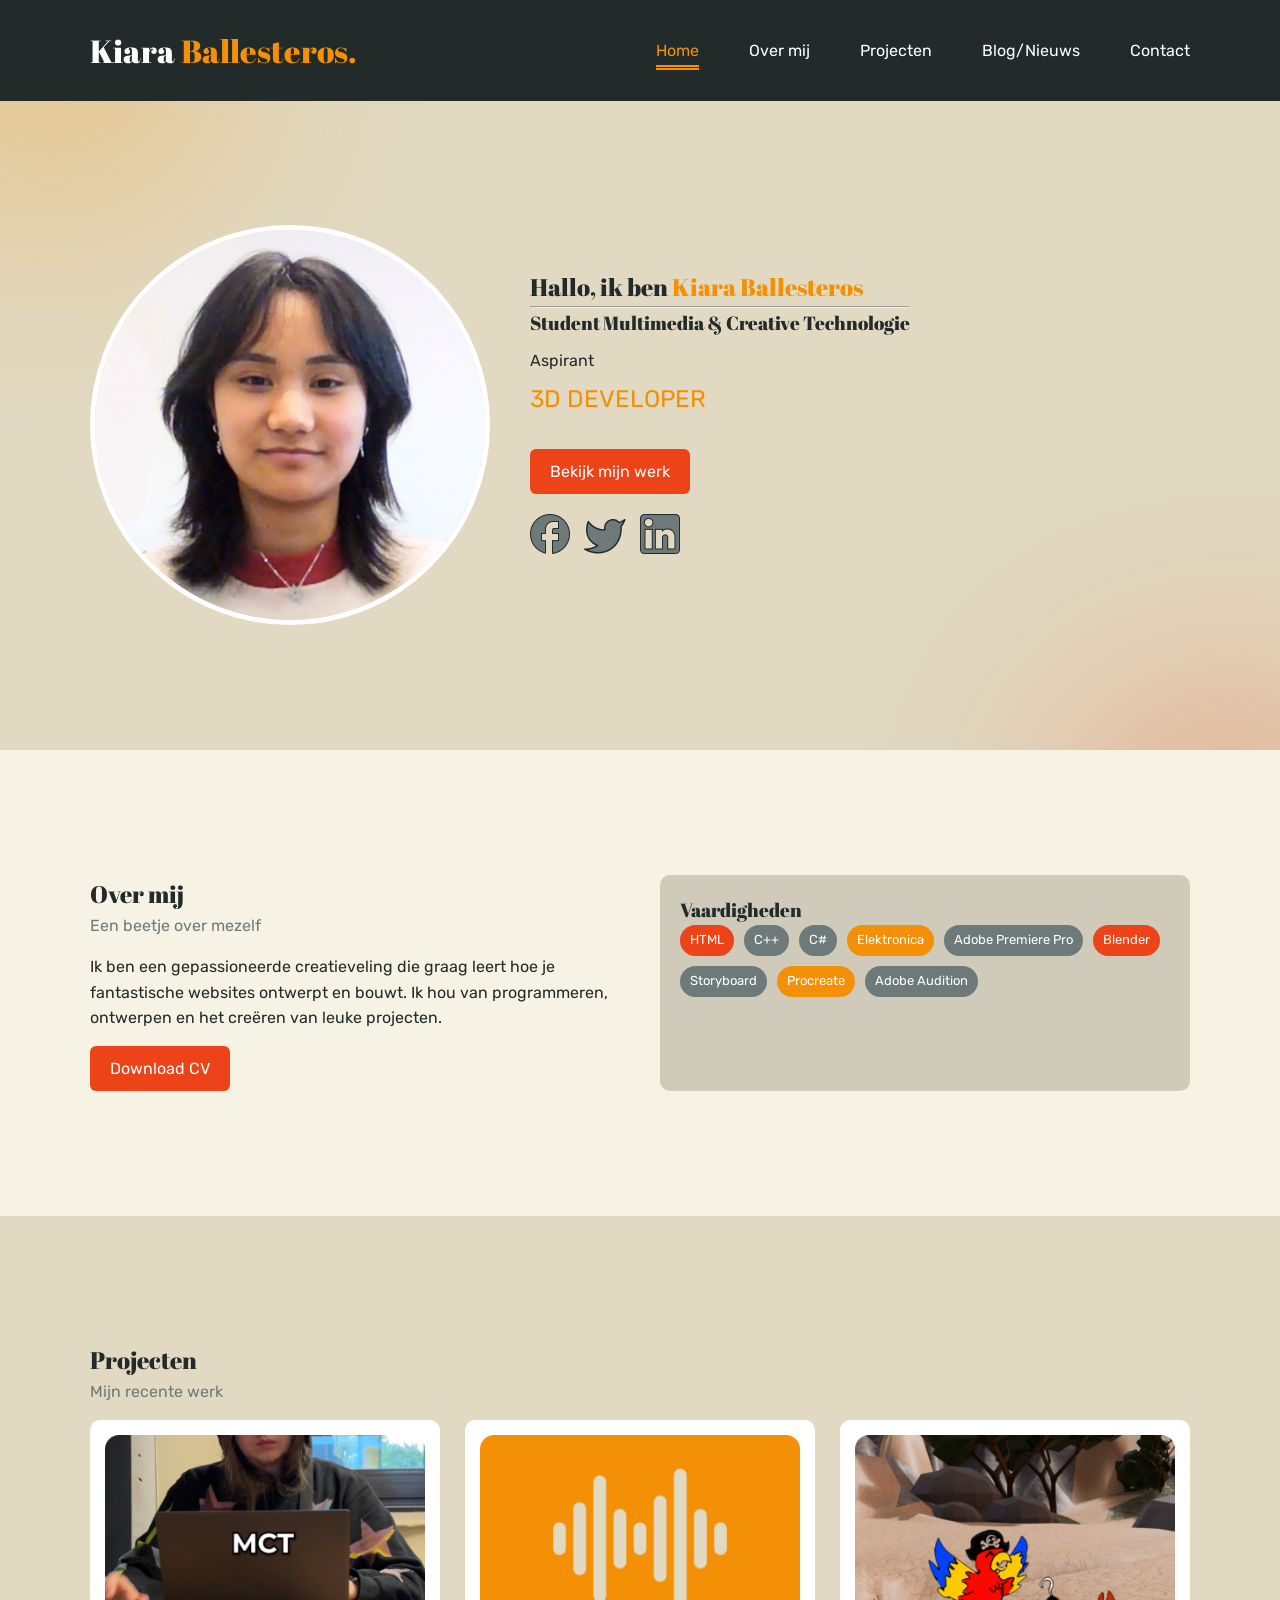
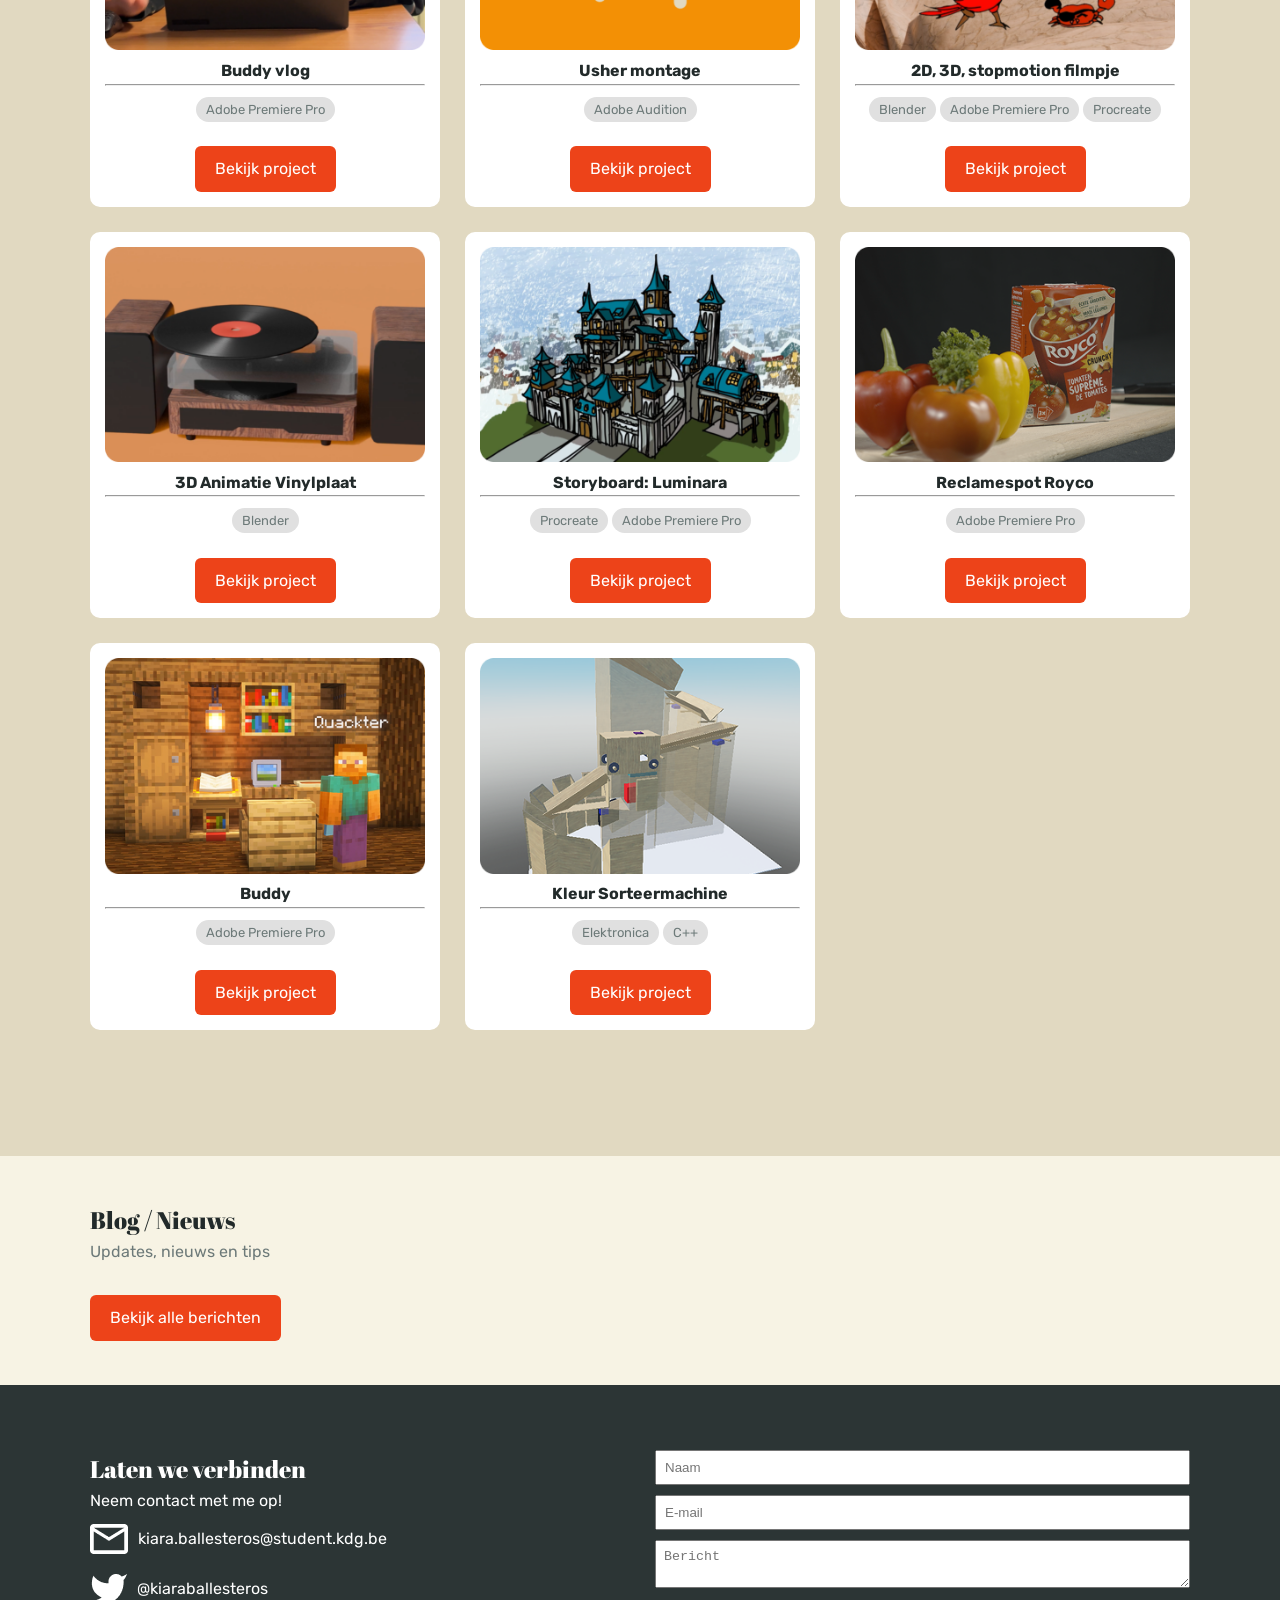
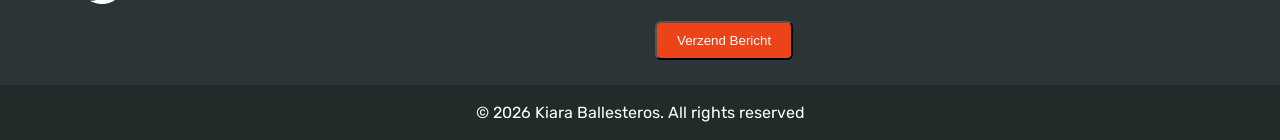
<file: index.html>
<!DOCTYPE html>
<html lang="en">
<head>
    <meta charset="UTF-8">
    <meta name="viewport" content="width=device-width, initial-scale=1.0">
    <title>Kiara Ballesteros | Portfolio</title>
    <link rel="stylesheet" href="stylesheet.css">
    <link href="https://fonts.googleapis.com/css2?family=Abril+Fatface&family=Rubik:wght@300;400;500;600&display=swap" rel="stylesheet">
</head>
<body>
    <!-- NAV -->
    <header class="nav" id="navbar">
        <div class="container nav-content">
            <h1 class="logo">Kiara <span>Ballesteros.</span></h1>
            <nav>
                <ul id="navLinks">
                    <li><a href="#home" class="active">Home</a></li>
                    <li><a href="#about">Over mij</a></li>
                    <li><a href="#projects">Projecten</a></li>
                    <li><a href="blog.html">Blog/Nieuws</a></li>
                    <li><a href="#contact">Contact</a></li>
                </ul>
                <div class="nav-indicator"></div>
            </nav>
        </div>
    </header>

    <main>
        <section class="hero fade-in" id="home">
            <div class="container hero-content">
                <img src="img/foto.png" alt="Profielfoto van Kiara Ballesteros" class="profile">
                <div class="hero-text">
                    <h2>Hallo, ik ben <span>Kiara Ballesteros</span></h2>
                    <hr>
                    <h3>Student Multimedia & Creative Technologie</h3>
                    <div class="hero-subtext">
                        <p>
                            Aspirant
                            <div class="rotating-text">
                                <span>
                                    3D Developer <br />
                                    Programmeur <br />
                                    Web Developer <br />
                                    Storyboard Artist <br />
                                    3D Developer <br />
                                </span>
                            </div>
                        </p>
                    </div>
                    <a href="#projects" class="btn">Bekijk mijn werk</a>
                    <div class="social-icons">
                        <a href="#"><img src="img/facebook.png" alt="Facebook"></a>
                        <a href="#"><img src="img/twitter1.png" alt="Twitter"></a>
                        <a href="#"><img src="img/linkedin.png" alt="LinkedIn"></a>
                    </div>
                </div>
            </div>
        </section>

        <section class="about fade-in" id="about">
            <div class="container about-content">
                <div>
                    <h2>Over mij</h2>
                    <p class="subtitle">Een beetje over mezelf</p>
                    <p>
                        Ik ben een gepassioneerde creatieveling die graag leert hoe je
                        fantastische websites ontwerpt en bouwt. Ik hou van programmeren,
                        ontwerpen en het creëren van leuke projecten.
                    </p>
                    <a href="cv.pdf" target="_blank" class="btn">Download CV</a>
                </div>

                <div class="skills">
                    <h3>Vaardigheden</h3>
                    <div class="skill-tags">
                        <span class="tag orange">HTML</span>
                        <span class="tag grey">C++</span>
                        <span class="tag grey">C#</span>
                        <span class="tag yellow">Elektronica</span>
                        <span class="tag grey">Adobe Premiere Pro</span>
                        <span class="tag orange">Blender</span>
                        <span class="tag grey">Storyboard</span>
                        <span class="tag yellow">Procreate</span>
                        <span class="tag grey">Adobe Audition</span>
                    </div>
                </div>
            </div>
        </section>

        <section class="projects fade-in" id="projects">
            <div class="container">
                <h2>Projecten</h2>
                <p class="subtitle">Mijn recente werk</p>
                <div class="project-grid">
                    <article class="project-card">
                        <img src="img/buddyvlog.png" alt="Buddy vlog">
                        <h4>Buddy vlog</h4>
                        <hr>
                        <div class="tags padded">
                            <span class="tag lightgrey">Adobe Premiere Pro</span>
                        </div>
                        <a href="buddyvlog.html" class="btn small">Bekijk project</a>
                    </article>

                    <article class="project-card">
                        <img src="img/audio.png" alt="Usher montage">
                        <h4>Usher montage</h4>
                        <hr>
                        <div class="tags padded">
                            <span class="tag lightgrey">Adobe Audition</span>
                        </div>
                        <a href="usher.html" class="btn small">Bekijk project</a>
                    </article>

                    <article class="project-card">
                        <img src="img/2d3dStopmotion.png" alt="2D 3D Stopmotion">
                        <h4>2D, 3D, stopmotion filmpje</h4>
                        <hr>
                        <div class="tags padded">
                            <span class="tag lightgrey">Blender</span>
                            <span class="tag lightgrey">Adobe Premiere Pro</span>
                            <span class="tag lightgrey">Procreate</span>
                        </div>
                        <a href="2d3dstopmotion.html" class="btn small">Bekijk project</a>
                    </article>

                    <article class="project-card">
                        <img src="img/3Dvinylplayer.png" alt="3D Animatie Vinylplaat">
                        <h4>3D Animatie Vinylplaat</h4>
                        <hr>
                        <div class="tags padded">
                            <span class="tag lightgrey">Blender</span>
                        </div>
                        <a href="vinyl.html" class="btn small">Bekijk project</a>
                    </article>

                    <article class="project-card">
                        <img src="img/luminara.png" alt="Storyboard Luminara">
                        <h4>Storyboard: Luminara</h4>
                        <hr>
                        <div class="tags padded">
                            <span class="tag lightgrey">Procreate</span>
                            <span class="tag lightgrey">Adobe Premiere Pro</span>
                        </div>
                        <a href="luminara.html" class="btn small">Bekijk project</a>
                    </article>

                    <article class="project-card">
                        <img src="img/royco.png" alt="Royco reclame project">
                        <h4>Reclamespot Royco</h4>
                        <hr>
                        <div class="tags padded">
                            <span class="tag lightgrey">Adobe Premiere Pro</span>
                        </div>
                        <a href="royco.html" class="btn small">Bekijk project</a>
                    </article>

                    <article class="project-card">
                        <img src="img/buddy.png" alt="Buddy video project">
                        <h4>Buddy</h4>
                        <hr>
                        <div class="tags padded">
                            <span class="tag lightgrey">Adobe Premiere Pro</span>
                        </div>
                        <a href="buddy.html" class="btn small">Bekijk project</a>
                    </article>

                    <article class="project-card">
                        <img src="img/kleursorteermachine.png" alt="Kleur sorteermachine project">
                        <h4>Kleur Sorteermachine</h4>
                        <hr>
                        <div class="tags padded">
                            <span class="tag lightgrey">Elektronica</span>
                            <span class="tag lightgrey">C++</span>
                        </div>
                        <a href="kleur-sorteermachine.html" class="btn small">Bekijk project</a>
                    </article>
                </div>
            </div>
        </section>

        <section class="blog fade-in">
            <div class="container blog-header">
                <div>
                    <h2>Blog / Nieuws</h2>
                    <p class="subtitle">Updates, nieuws en tips</p>
                </div>
                <a href="blog.html" class="btn small">Bekijk alle berichten</a>
            </div>
        </section>

        <section class="contact fade-in" id="contact">
            <div class="container contact-content">
                <div class="contact-info">
                    <h2>Laten we verbinden</h2>
                    <p>Neem contact met me op!</p>
                    <p class="contact-item">
                        <img src="img/mail.png" alt="">
                        kiara.ballesteros@student.kdg.be
                    </p>
                    <p class="contact-item">
                        <img src="img/twitter.png" alt="">
                        @kiaraballesteros
                    </p>
                </div>

                <form class="contact-form">
                    <input type="text" placeholder="Naam" required>
                    <input type="email" placeholder="E-mail" required>
                    <textarea placeholder="Bericht" required></textarea>
                    <button type="submit" class="btn">Verzend Bericht</button>
                </form>
            </div>
        </section>
    </main>

    <footer>
        <p class="footer-text">© 2026 Kiara Ballesteros. All rights reserved</p>
    </footer>
    <script src="script.js" defer></script>
</body>
</html>
</file>
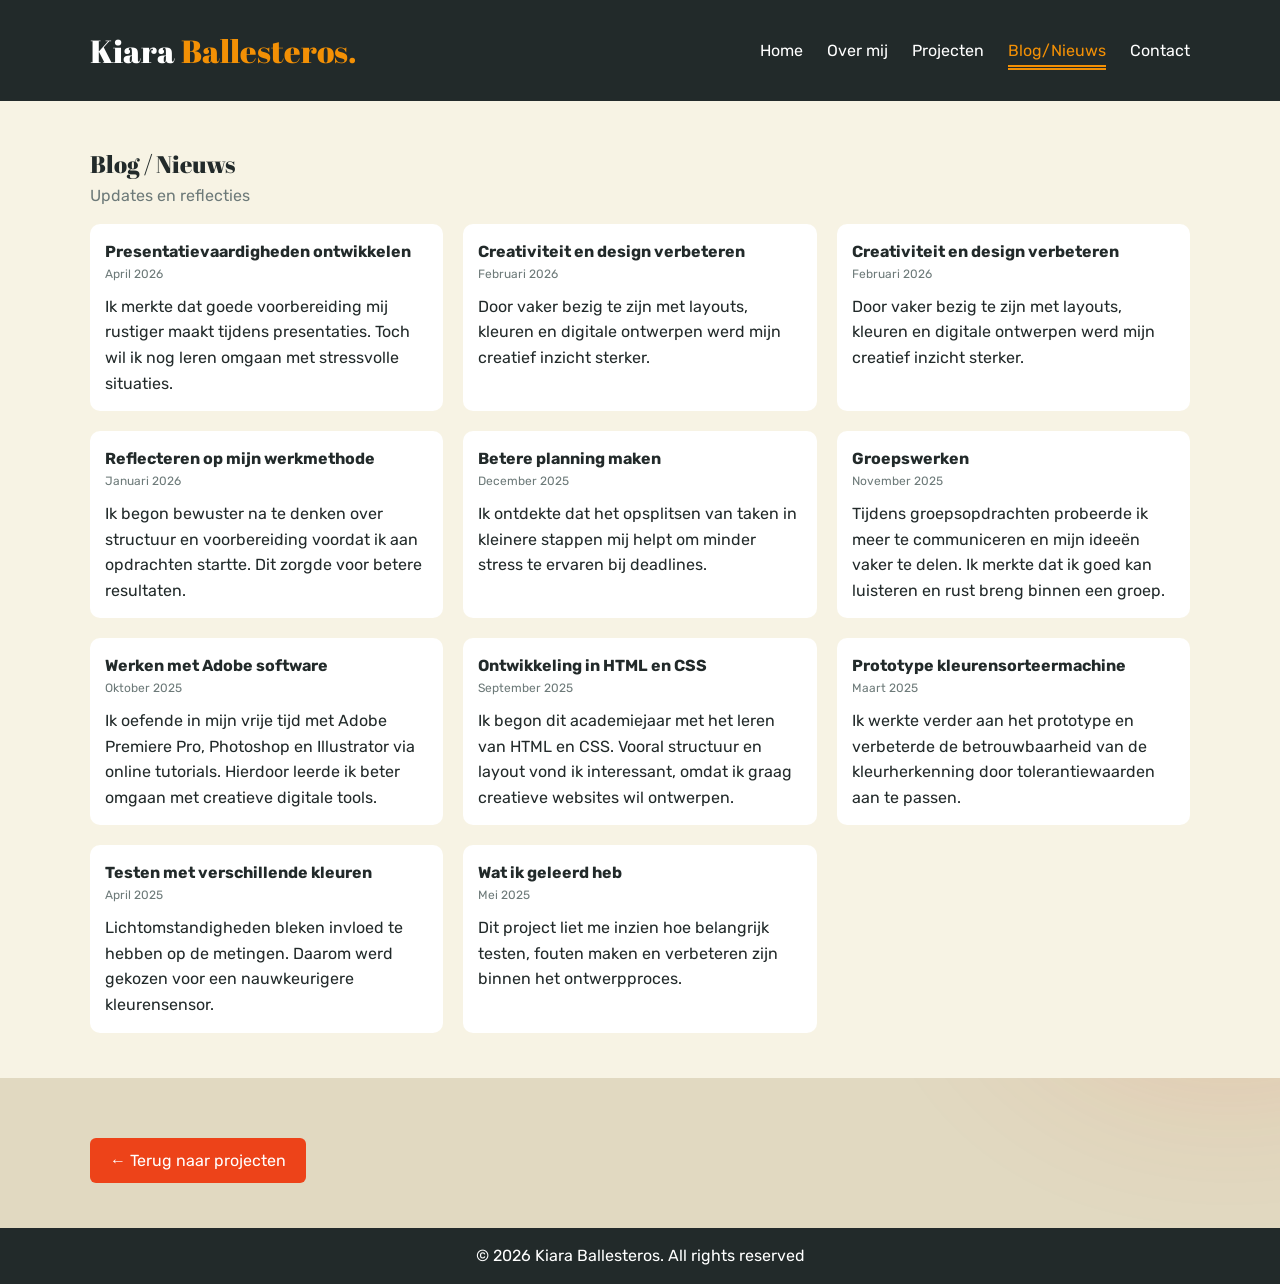
<file: blog.html>
<!DOCTYPE html>
<html lang="en">
<head>
    <meta charset="UTF-8">
    <meta name="viewport" content="width=device-width, initial-scale=1.0">
    <title>Blog | Kiara Ballesteros</title>
    <link rel="stylesheet" href="stylesheet.css">
    <link href="https://fonts.googleapis.com/css2?family=Abril+Fatface&family=Rubik:wght@300;400;500;600&display=swap" rel="stylesheet">
</head>
<body>
    <!-- NAV -->
    <header class="nav">
        <div class="container nav-content">
            <h1 class="logo">Kiara <span>Ballesteros.</span></h1>
            <nav>
                <a href="index.html">Home</a>
                <a href="index.html#over">Over mij</a>
                <a href="index.html#projecten">Projecten</a>
                <a href="#" class="active">Blog/Nieuws</a>
                <a href="index.html#contact">Contact</a>
            </nav>
        </div>
    </header>

    <main>
        <!-- BLOG -->
        <section id="blog" class="blog">
            <div class="container">
                <h2>Blog / Nieuws</h2>
                <p class="subtitle">Updates en reflecties</p>
                <div class="blog-grid">
                    <article class="blog-card">
                        <h4>Presentatievaardigheden ontwikkelen</h4>
                        <p class="date">April 2026</p>
                        <p>
                            Ik merkte dat goede voorbereiding mij rustiger maakt tijdens presentaties.
                            Toch wil ik nog leren omgaan met stressvolle situaties.
                        </p>
                    </article>

                    <article class="blog-card">
                        <h4>Creativiteit en design verbeteren</h4>
                        <p class="date">Februari 2026</p>
                        <p>
                            Door vaker bezig te zijn met layouts, kleuren en digitale
                            ontwerpen werd mijn creatief inzicht sterker.
                        </p>
                    </article>

                    <article class="blog-card">
                        <h4>Creativiteit en design verbeteren</h4>
                        <p class="date">Februari 2026</p>
                        <p>
                            Door vaker bezig te zijn met layouts, kleuren en digitale
                            ontwerpen werd mijn creatief inzicht sterker.
                        </p>
                    </article>

                    <article class="blog-card">
                        <h4>Reflecteren op mijn werkmethode</h4>
                        <p class="date">Januari 2026</p>
                        <p>
                            Ik begon bewuster na te denken over structuur en voorbereiding
                            voordat ik aan opdrachten startte. Dit zorgde voor betere resultaten.
                        </p>
                    </article>

                    <article class="blog-card">
                        <h4>Betere planning maken</h4>
                        <p class="date">December 2025</p>
                        <p>
                            Ik ontdekte dat het opsplitsen van taken in kleinere stappen mij helpt
                            om minder stress te ervaren bij deadlines.
                        </p>
                    </article>

                    <article class="blog-card">
                        <h4>Groepswerken</h4>
                        <p class="date">November 2025</p>
                        <p>
                            Tijdens groepsopdrachten probeerde ik meer te communiceren en mijn ideeën vaker te delen.
                            Ik merkte dat ik goed kan luisteren en rust breng binnen een groep.
                        </p>
                    </article>

                    <article class="blog-card">
                        <h4>Werken met Adobe software</h4>
                        <p class="date">Oktober 2025</p>
                        <p>
                            Ik oefende in mijn vrije tijd met Adobe Premiere Pro,
                            Photoshop en Illustrator via online tutorials.
                            Hierdoor leerde ik beter omgaan met creatieve digitale tools.
                        </p>
                    </article>

                    <article class="blog-card">
                        <h4>Ontwikkeling in HTML en CSS</h4>
                        <p class="date">September 2025</p>
                        <p>
                            Ik begon dit academiejaar met het leren van HTML en CSS.
                            Vooral structuur en layout vond ik interessant,
                            omdat ik graag creatieve websites wil ontwerpen.
                        </p>
                    </article>

                    <article class="blog-card">
                        <h4>Prototype kleurensorteermachine</h4>
                        <p class="date">Maart 2025</p>
                        <p>
                            Ik werkte verder aan het prototype en verbeterde de betrouwbaarheid
                            van de kleurherkenning door tolerantiewaarden aan te passen.
                        </p>
                    </article>

                    <article class="blog-card">
                        <h4>Testen met verschillende kleuren</h4>
                        <p class="date">April 2025</p>
                        <p>
                            Lichtomstandigheden bleken invloed te hebben op de metingen.
                            Daarom werd gekozen voor een nauwkeurigere kleurensensor.
                        </p>
                    </article>

                    <article class="blog-card">
                        <h4>Wat ik geleerd heb</h4>
                        <p class="date">Mei 2025</p>
                        <p>
                            Dit project liet me inzien hoe belangrijk testen, fouten maken
                            en verbeteren zijn binnen het ontwerpproces.
                        </p>
                    </article>
                </div>
            </div>
        </section>
        <!-- TERUG -->
        <section class="back-btn-container">
            <div class="container">
                <a href="index.html#projecten" class="btn">← Terug naar projecten</a>
            </div>
        </section>
    </main>

    <!-- FOOTER -->
    <footer>
        <p class="footer-text">© 2026 Kiara Ballesteros. All rights reserved</p>
    </footer>
</body>
</html>
</file>
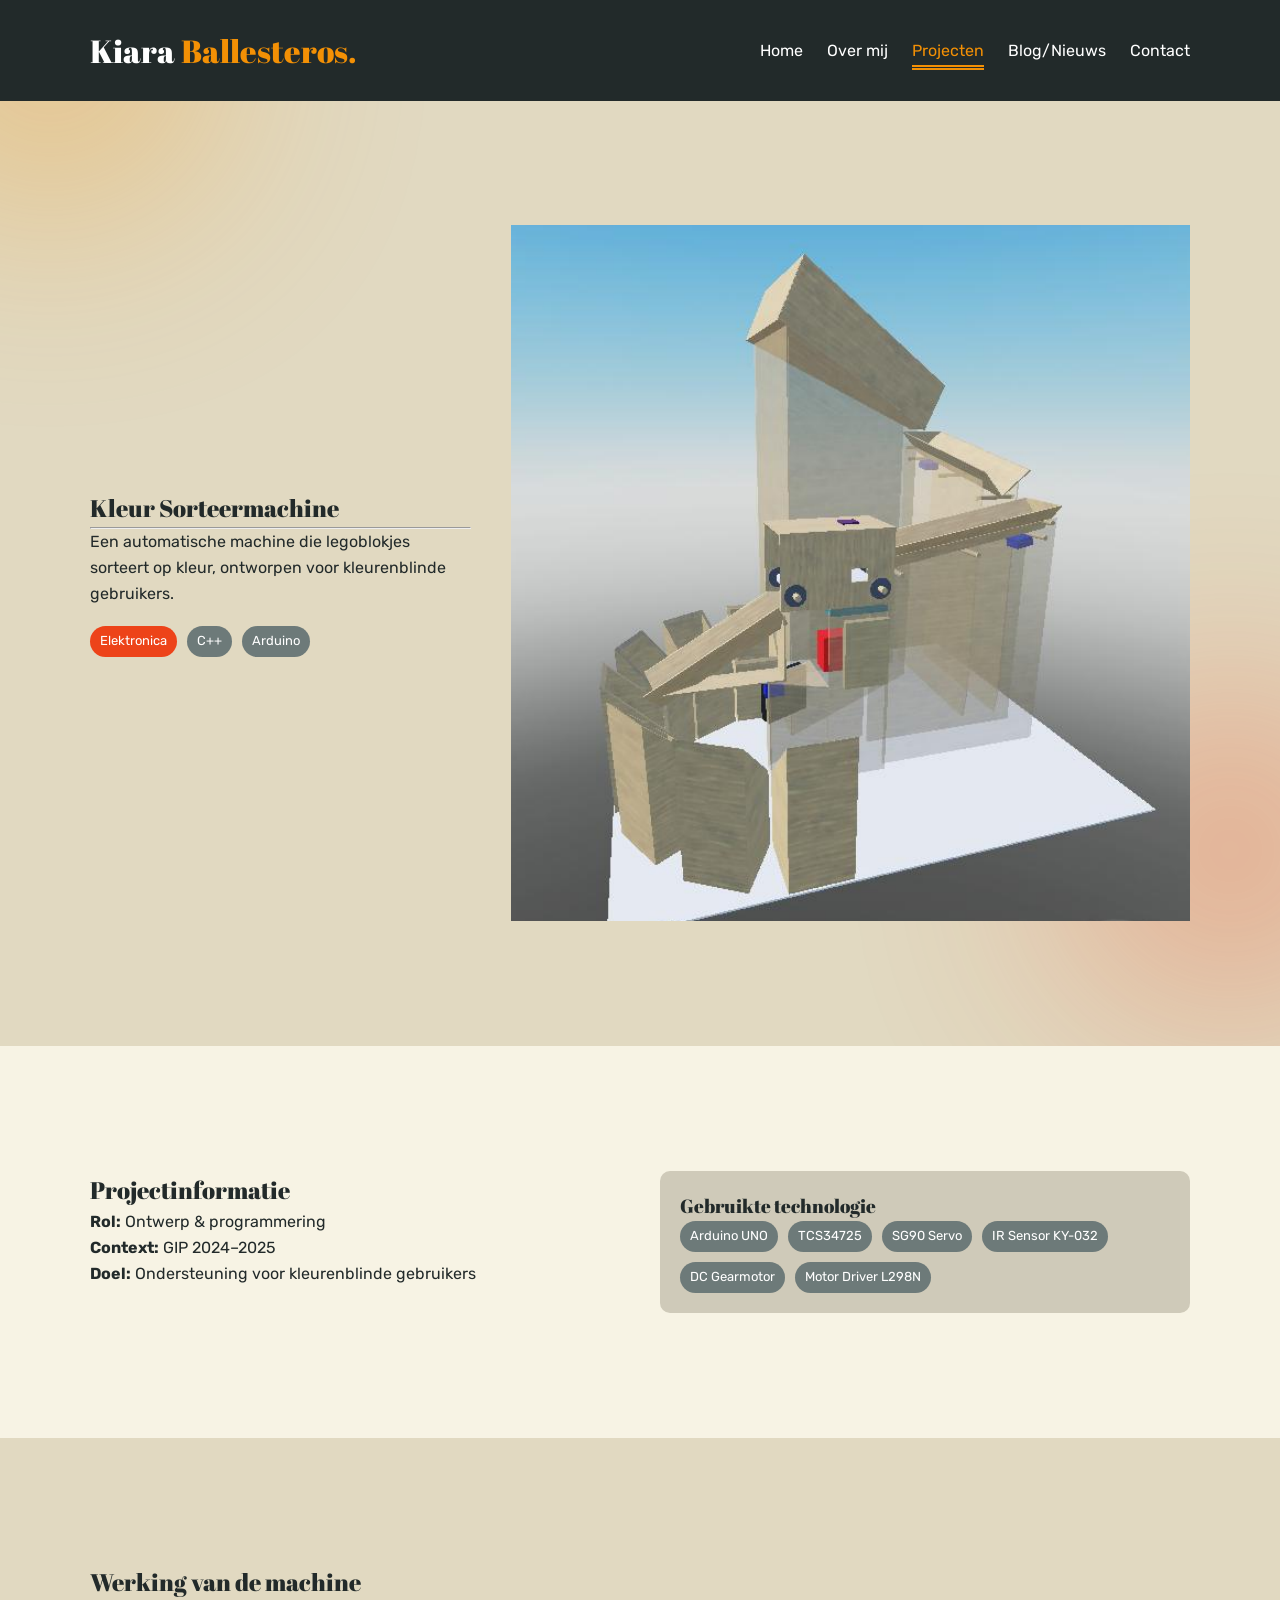
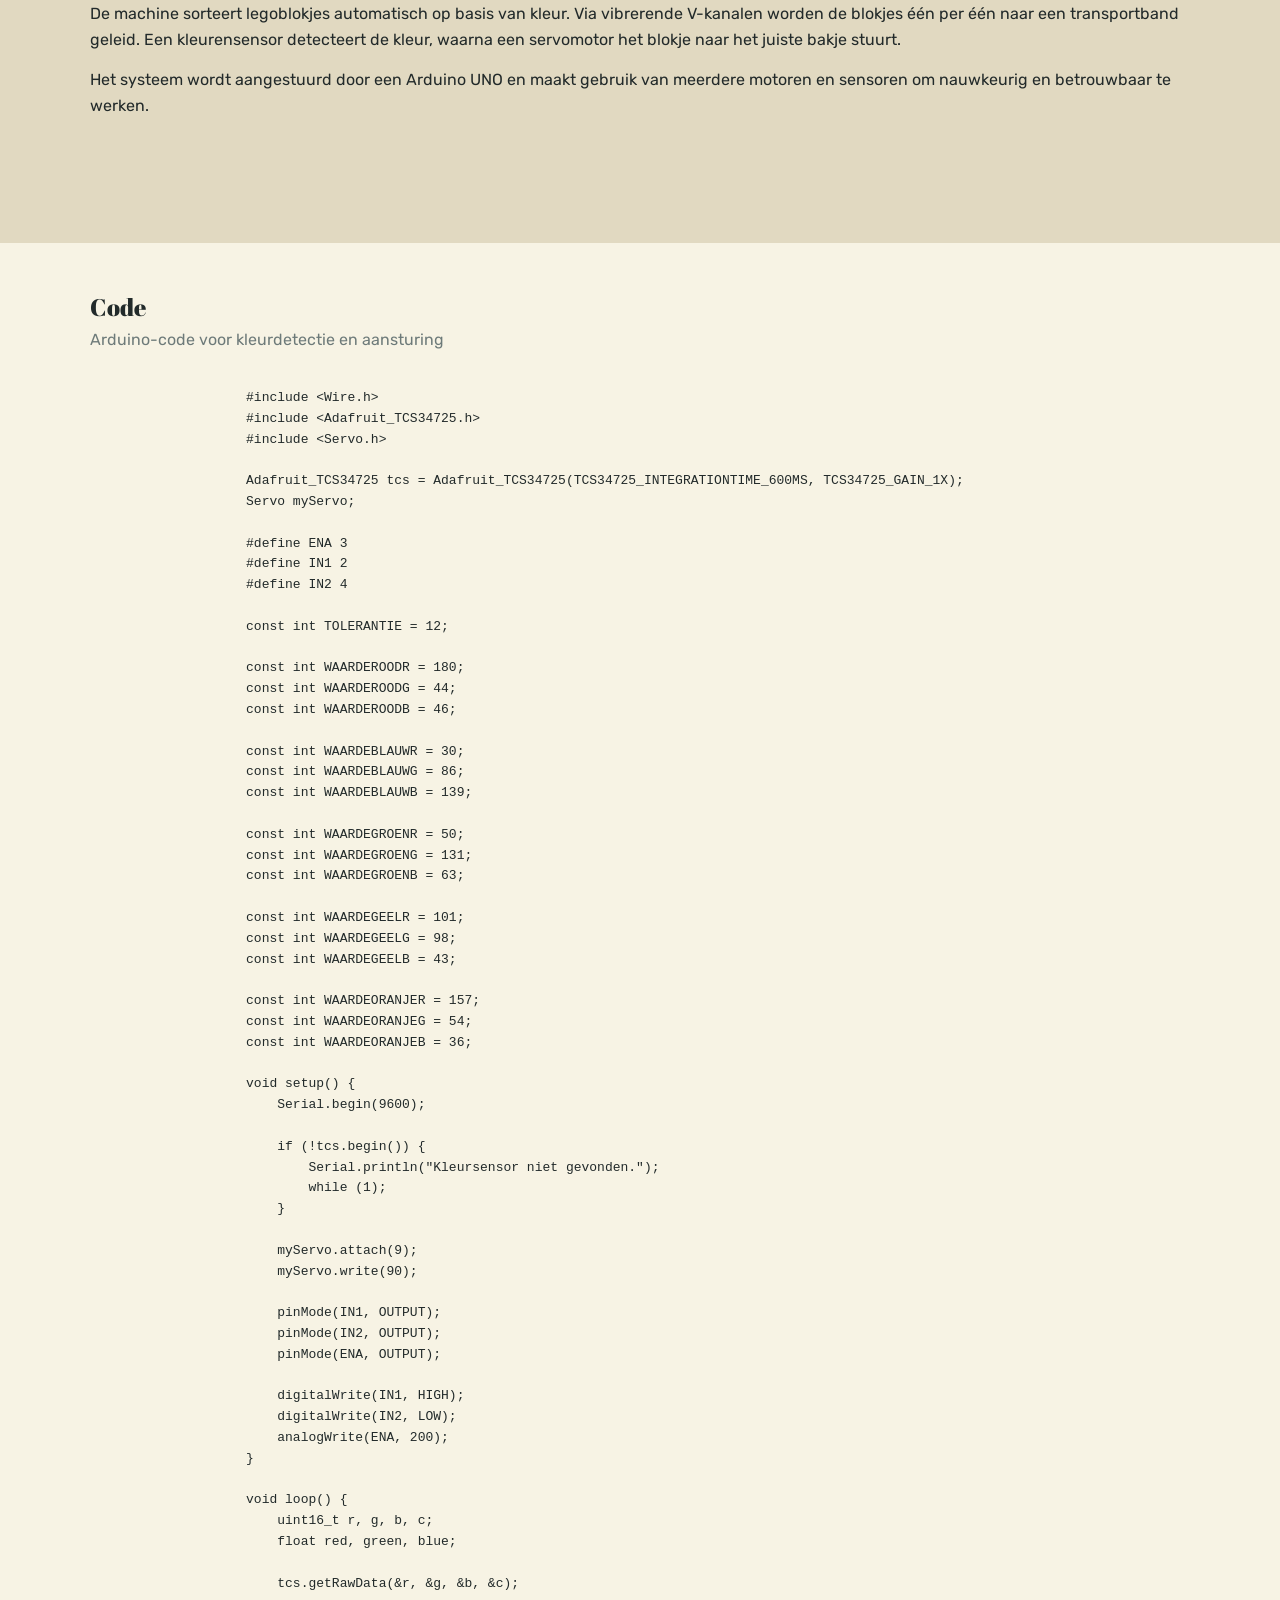
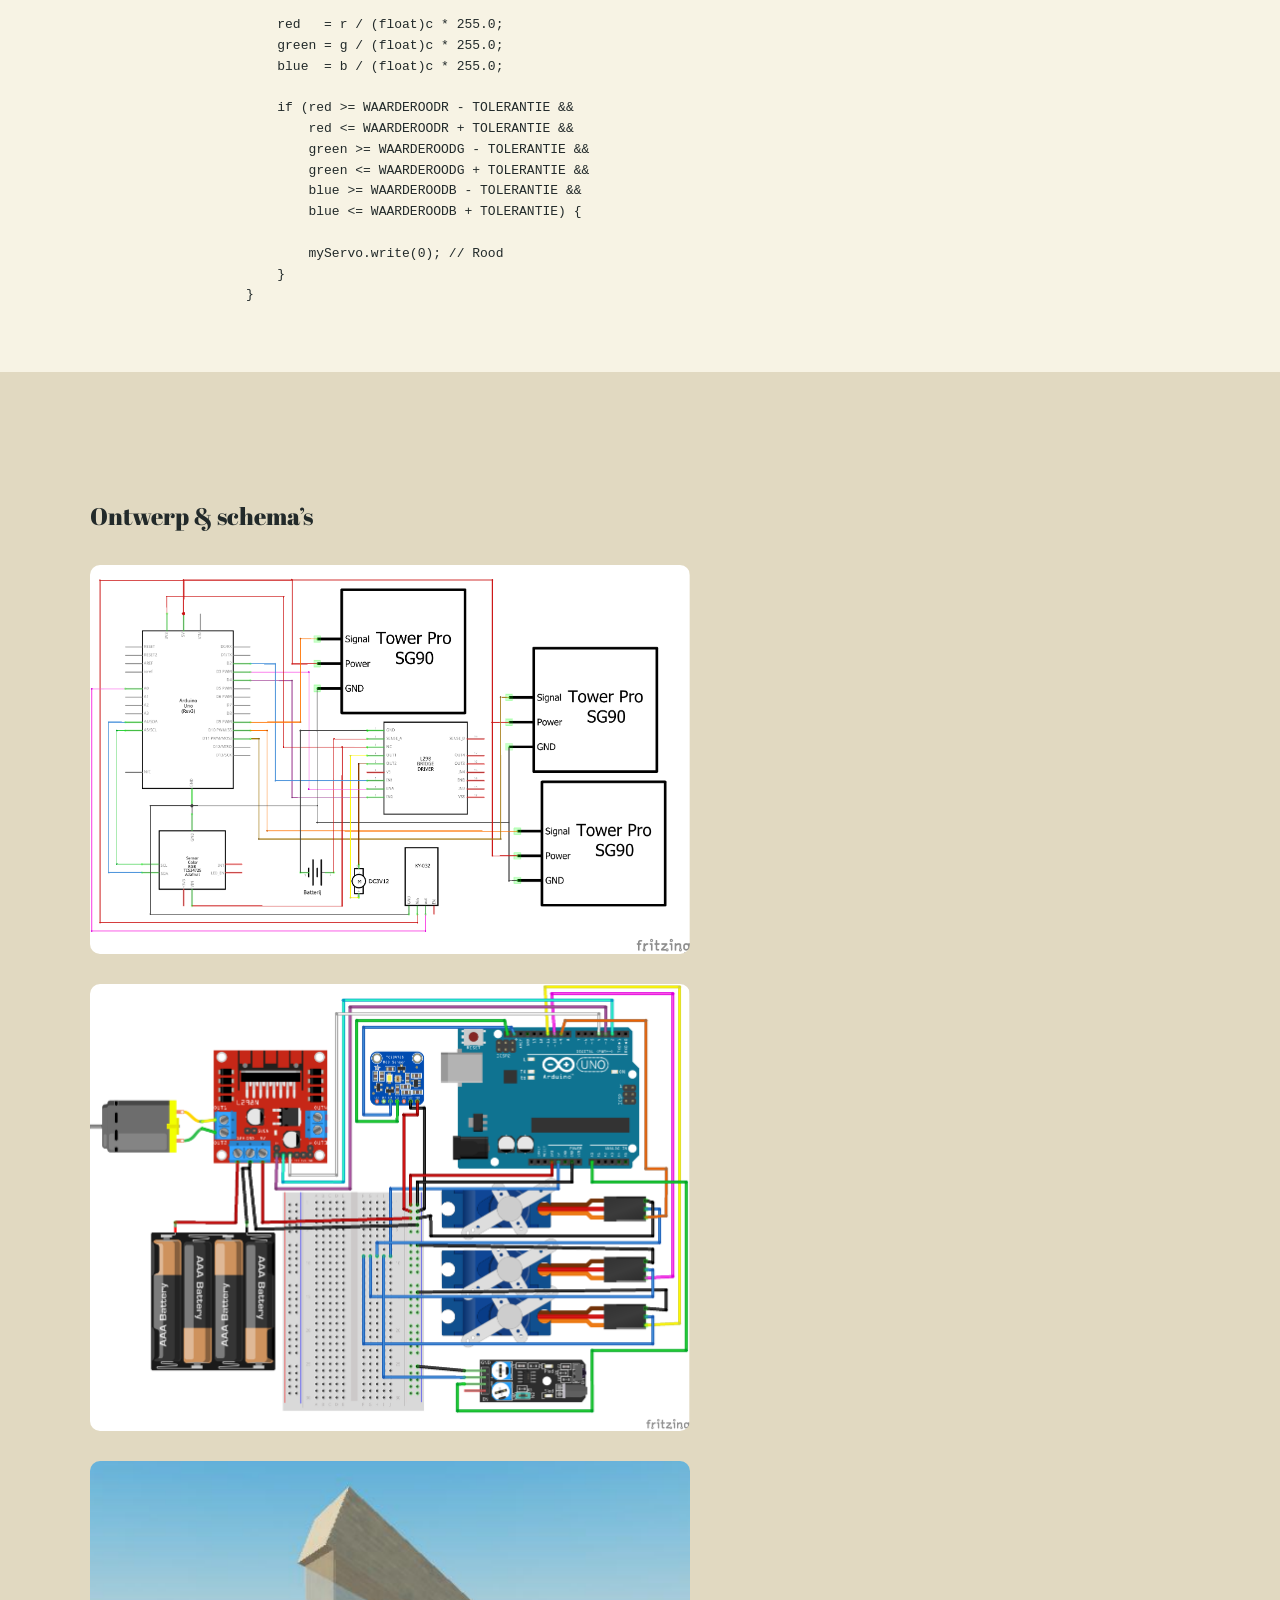
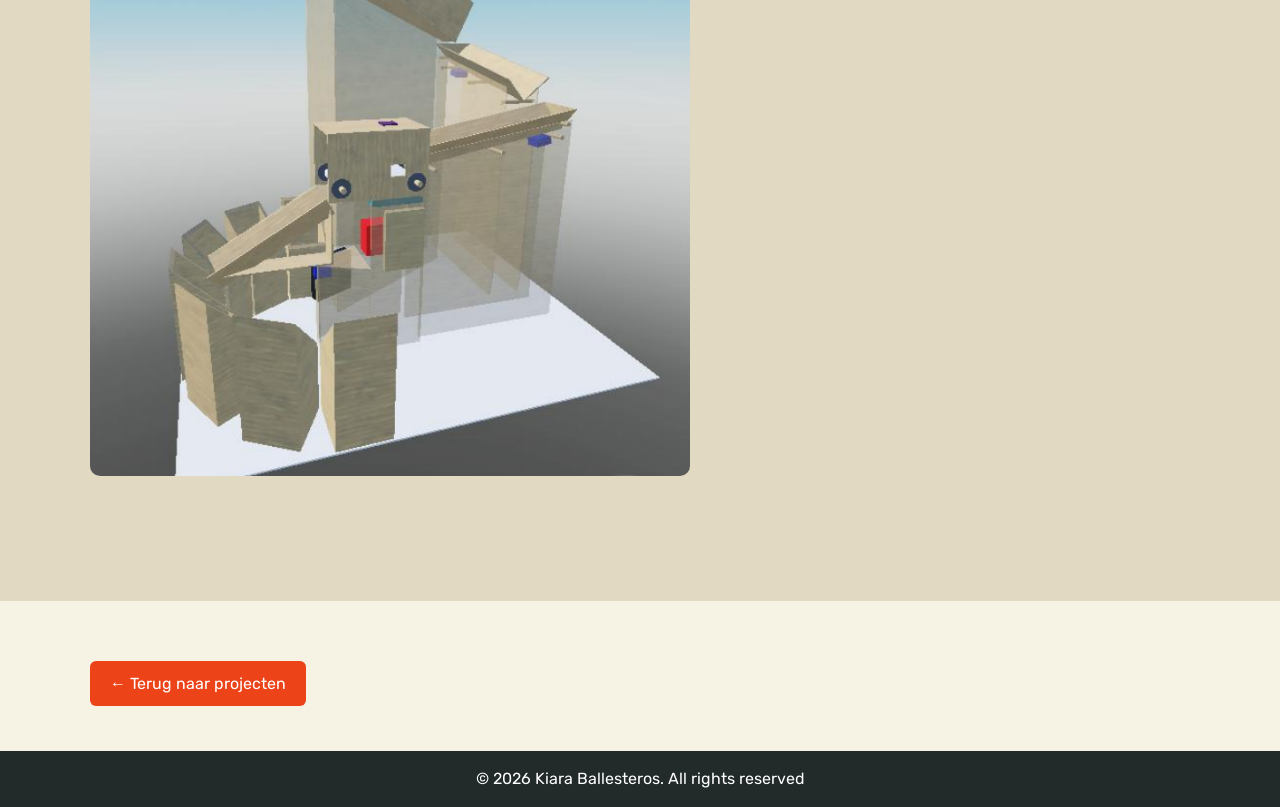
<file: kleur-sorteermachine.html>
<!DOCTYPE html>
<html lang="nl">
<head>
    <meta charset="UTF-8">
    <meta name="viewport" content="width=device-width, initial-scale=1.0">
    <title>Kleur Sorteermachine | Kiara Ballesteros</title>

    <link rel="stylesheet" href="stylesheet.css">
    <link href="https://fonts.googleapis.com/css2?family=Abril+Fatface&family=Rubik:wght@300;400;500;600&display=swap" rel="stylesheet">
</head>

<body>

    <!-- NAV -->
    <header class="nav">
        <div class="container nav-content">
            <h1 class="logo">Kiara <span>Ballesteros.</span></h1>

            <nav>
                <a href="index.html">Home</a>
                <a href="index.html#over">Over mij</a>
                <a href="index.html#projecten" class="active">Projecten</a>
                <a href="blog.html">Blog/Nieuws</a>
                <a href="index.html#contact">Contact</a>
            </nav>
        </div>
    </header>

    <main>

        <!-- HERO -->
        <section class="hero">
            <div class="container hero-content">

                <div class="hero-text">
                    <h2>Kleur Sorteermachine</h2>
                    <hr>
                    <p>
                        Een automatische machine die legoblokjes sorteert op kleur,
                        ontworpen voor kleurenblinde gebruikers.
                    </p>

                    <div class="skill-tags project-tags">
                        <span class="tag orange">Elektronica</span>
                        <span class="tag grey">C++</span>
                        <span class="tag grey">Arduino</span>
                    </div>
                </div>

                <img src="img/kleursorteermachine1.png" alt="Kleur sorteermachine" class="project-hero-img">

            </div>
        </section>

        <!-- INFO -->
        <section class="about">
            <div class="container about-content">

                <div>
                    <h2>Projectinformatie</h2>
                    <p><strong>Rol:</strong> Ontwerp & programmering</p>
                    <p><strong>Context:</strong> GIP 2024–2025</p>
                    <p><strong>Doel:</strong> Ondersteuning voor kleurenblinde gebruikers</p>
                </div>

                <div class="skills">
                    <h3>Gebruikte technologie</h3>
                    <div class="skill-tags">
                        <span class="tag grey">Arduino UNO</span>
                        <span class="tag grey">TCS34725</span>
                        <span class="tag grey">SG90 Servo</span>
                        <span class="tag grey">IR Sensor KY-032</span>
                        <span class="tag grey">DC Gearmotor</span>
                        <span class="tag grey">Motor Driver L298N</span>
                    </div>
                </div>

            </div>
        </section>

        <!-- WERKING -->
        <section class="projects">
            <div class="container">
                <h2>Werking van de machine</h2>

                <p>
                    De machine sorteert legoblokjes automatisch op basis van kleur.
                    Via vibrerende V-kanalen worden de blokjes één per één naar een
                    transportband geleid. Een kleurensensor detecteert de kleur,
                    waarna een servomotor het blokje naar het juiste bakje stuurt.
                </p>

                <p class="mt-15">
                    Het systeem wordt aangestuurd door een Arduino UNO en maakt gebruik
                    van meerdere motoren en sensoren om nauwkeurig en betrouwbaar te werken.
                </p>
            </div>
        </section>

        <!-- CODE -->
        <section class="code-section">
            <div class="container">
                <h2>Code</h2>
                <p class="subtitle">
                    Arduino-code voor kleurdetectie en aansturing
                </p>

                <pre class="code-block"><code>
                    #include &lt;Wire.h&gt;
                    #include &lt;Adafruit_TCS34725.h&gt;
                    #include &lt;Servo.h&gt;

                    Adafruit_TCS34725 tcs = Adafruit_TCS34725(TCS34725_INTEGRATIONTIME_600MS, TCS34725_GAIN_1X);
                    Servo myServo;

                    #define ENA 3
                    #define IN1 2
                    #define IN2 4

                    const int TOLERANTIE = 12;

                    const int WAARDEROODR = 180;
                    const int WAARDEROODG = 44;
                    const int WAARDEROODB = 46;

                    const int WAARDEBLAUWR = 30;
                    const int WAARDEBLAUWG = 86;
                    const int WAARDEBLAUWB = 139;

                    const int WAARDEGROENR = 50;
                    const int WAARDEGROENG = 131;
                    const int WAARDEGROENB = 63;

                    const int WAARDEGEELR = 101;
                    const int WAARDEGEELG = 98;
                    const int WAARDEGEELB = 43;

                    const int WAARDEORANJER = 157;
                    const int WAARDEORANJEG = 54;
                    const int WAARDEORANJEB = 36;

                    void setup() {
                        Serial.begin(9600);

                        if (!tcs.begin()) {
                            Serial.println("Kleursensor niet gevonden.");
                            while (1);
                        }

                        myServo.attach(9);
                        myServo.write(90);

                        pinMode(IN1, OUTPUT);
                        pinMode(IN2, OUTPUT);
                        pinMode(ENA, OUTPUT);

                        digitalWrite(IN1, HIGH);
                        digitalWrite(IN2, LOW);
                        analogWrite(ENA, 200);
                    }

                    void loop() {
                        uint16_t r, g, b, c;
                        float red, green, blue;

                        tcs.getRawData(&r, &g, &b, &c);

                        red   = r / (float)c * 255.0;
                        green = g / (float)c * 255.0;
                        blue  = b / (float)c * 255.0;

                        if (red >= WAARDEROODR - TOLERANTIE &&
                            red <= WAARDEROODR + TOLERANTIE &&
                            green >= WAARDEROODG - TOLERANTIE &&
                            green <= WAARDEROODG + TOLERANTIE &&
                            blue >= WAARDEROODB - TOLERANTIE &&
                            blue <= WAARDEROODB + TOLERANTIE) {

                            myServo.write(0); // Rood
                        }
                    }
                </code></pre>
            </div>
        </section>
        <!-- IMAGES -->
        <section class="projects">
            <div class="container">
                <h2>Ontwerp & schema’s</h2>

                <div class="project-images">
                    <img src="img/schema.png" alt="Schema">
                    <img src="img/breadboard.png" alt="Breadboard">
                    <img src="img/kleursorteermachine1.png" alt="Machine">
                </div>
            </div>
        </section>
        <!-- TERUG -->
        <section class="back-btn-container-l">
            <div class="container">
                <a href="index.html#projecten" class="btn">← Terug naar projecten</a>
            </div>
        </section>
    </main>

    <!-- FOOTER -->
    <footer>
        <p class="footer-text">© 2026 Kiara Ballesteros. All rights reserved</p>
    </footer>
</body>
</html>
</file>
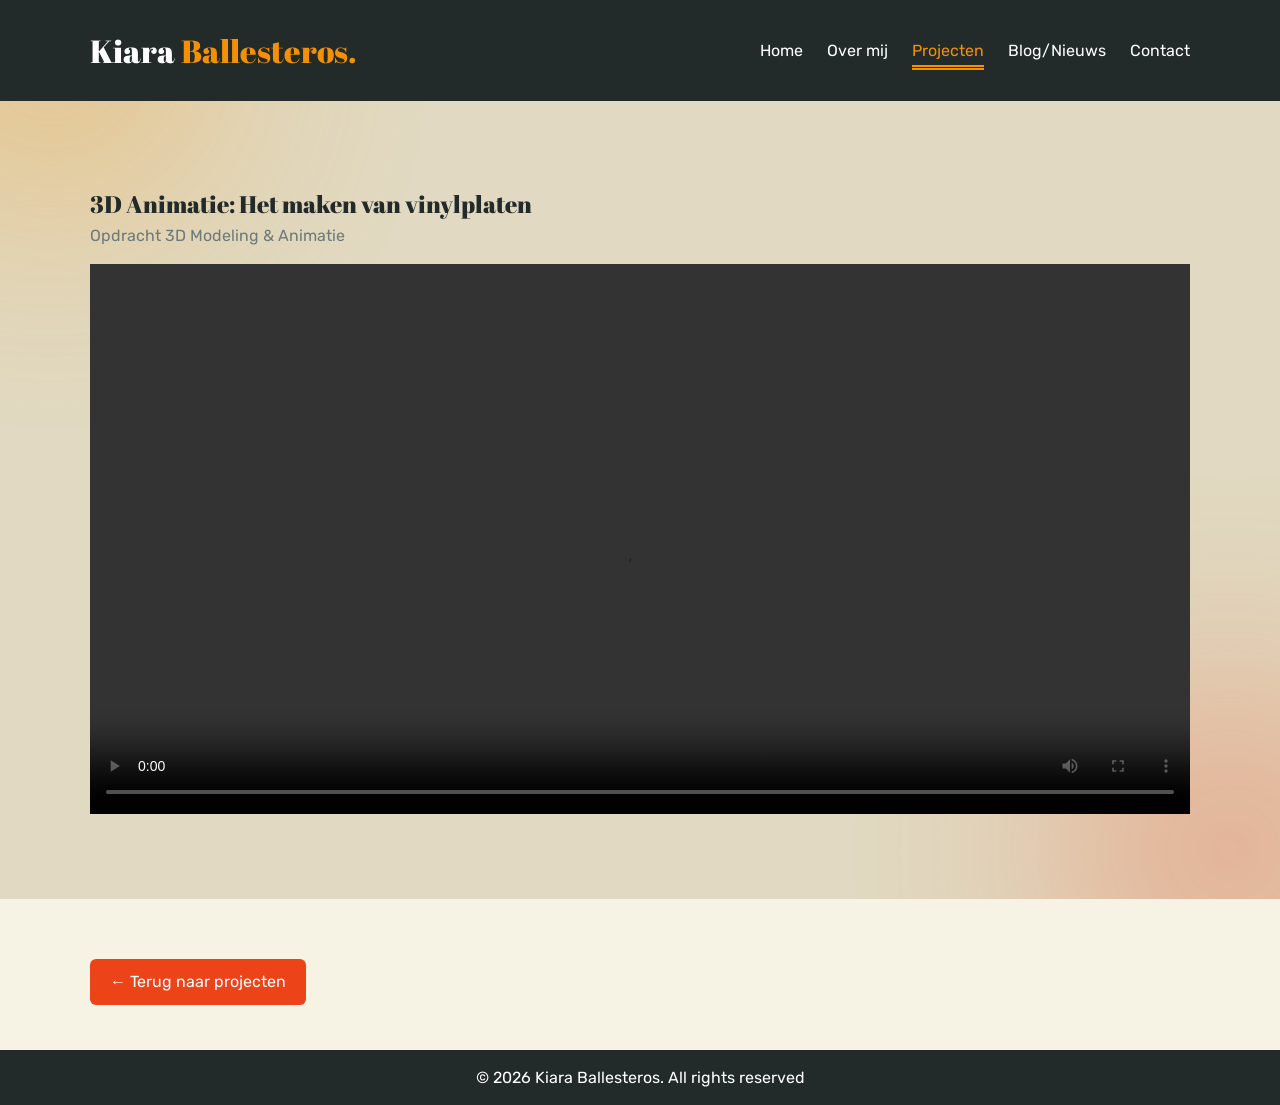
<file: vinyl.html>
<!DOCTYPE html>
<html lang="en">
<head>
    <meta charset="UTF-8">
    <meta name="viewport" content="width=device-width, initial-scale=1.0">
    <title>3D Animatie Vinylplaat | Kiara Ballesteros</title>
    <link rel="stylesheet" href="stylesheet.css">
    <link href="https://fonts.googleapis.com/css2?family=Abril+Fatface&family=Rubik:wght@300;400;500;600&display=swap" rel="stylesheet">
</head>
<body>
    <!-- NAV -->
    <header class="nav">
        <div class="container nav-content">
            <h1 class="logo">Kiara <span>Ballesteros.</span></h1>
            <nav>
                <a href="index.html">Home</a>
                <a href="index.html#over">Over mij</a>
                <a href="index.html#projecten" class="active">Projecten</a>
                <a href="blog.html">Blog/Nieuws</a>
                <a href="index.html#contact">Contact</a>
            </nav>
        </div>
    </header>

    <main>
        <!-- VIDEO -->
        <section class="video-page">
            <div class="container video-container">
                <h2>3D Animatie: Het maken van vinylplaten</h2>
                <p class="subtitle">Opdracht 3D Modeling & Animatie</p>
                <video controls>
                    <source src="vid/MakenVanVinylplaten.mkv" type="video/mp4">
                </video>
            </div>
        </section>

        <!-- TERUG KNOP -->
        <section class="back-btn-container-l">
            <div class="container">
                <a href="index.html#projecten" class="btn back-btn">← Terug naar projecten</a>
            </div>
        </section>
    </main>

    <!-- FOOTER -->
    <footer>
        <p class="footer-text">© 2026 Kiara Ballesteros. All rights reserved</p>
    </footer>
</body>
</html>
</file>
<file: stylesheet.css>
* {
    margin: 0;
    padding: 0;
    box-sizing: border-box;
}

/* BASIS */
html {
    height: 100%;
    scroll-behavior: smooth;
}
body {
    display: flex;
    flex-direction: column;
    height: 100%;
    font-family: 'Rubik', sans-serif;
    background: #E1D9C1;
    color: #222A2A;
    line-height: 1.6;
}

h1, h2, h3, .logo {
    font-family: 'Abril Fatface', serif;
    font-weight: 400;
}

main {
    margin-top: 100px;
    flex: 1;
}

section {
    scroll-margin-top: 90px;
}

/* CONTAINER */
.container {
    width: 90%;
    max-width: 1100px;
    margin: auto;
    padding: 5px 0;
}

/* NAV */
.nav {
    position: relative;
    background: #222A2A;
    padding: 20px 0;
    position: fixed;
    top: 0;
    width: 100%;
    transform: translateY(0);
    transition: transform 0.3s ease;
    z-index: 1000;
}

.nav-content {
    display: flex;
    justify-content: space-between;
    align-items: center;
}

nav a {
    color: white;
    margin-left: 20px;
    text-decoration: none;
    position: relative;
    padding: 5px 0;
    transition: 0.3s;
}

nav a.active {
    color: #F39005;
    border-bottom: 2px solid #F39005;
}

nav ul {
    position: relative;
    display: flex;
    gap: 30px;
    list-style: none;
}

nav a:hover {
    color: #F39005;
}

nav a::after {
    content: "";
    position: absolute;
    left: 0;
    bottom: -5px;
    width: 0%;
    height: 2px;
    background: #F39005;
    transition: width 0.3s ease;
}

nav a:hover::after {
    width: 100%;
}

nav a.active::after {
    width: 100%;
}

.nav-indicator {
    position: absolute;
    bottom: -5px;
    height: 3px;
    background: #F39005;
    width: 0;
    left: 0;
    transition: all 0.3s ease;
}

.nav.hidden {
    transform: translateY(-100%);
    transition: transform 0.3s ease;
}

.logo {
    color: white;
}

.logo span {
    color: #F39005;
}

/* HERO */
.hero {
    padding: 120px 0;
}

.hero-content {
    display: flex;
    align-items: center;
    gap: 40px;
}

.hero-text span {
    color: #F39005;
}

.hero-subtext {
    display: flex;
    padding: 10px 0;
    flex-direction: column;
    justify-content: center;
    align-items: left;
}

.rotating-text {
    border: 0px solid #cfcab9;
    height: 50px;
    line-height: 50px;
    font-size: 24px;
    text-transform: uppercase;
    overflow: hidden;
}

.rotating-text span {
    position: relative;
    animation: rotateText 8s ease infinite;
    color: #F39005;
}

@keyframes rotateText {
    0%, 100% {
        top: 0;
    }
    20% {
        top: 0;
    }
    25% {
        top: -50px;
    }
    45% {
        top: -50px;
    }
    50% {
        top: -100px;
    }
    70% {
        top: -100px;
    }
    75% {
        top: -150px;
    }
    95% {
        top: -150px;
    }
}

.profile {
    transition: 0.3s;
    width: 400px;
    border-radius: 50%;
    border: 5px solid white;
}

.profile:hover {
    transform: rotate(-2deg) scale(1.05);
    box-shadow: 0 10px 30px rgba(0,0,0,0.2);
}

/* SOCIALS */
.social-icons {
    padding: 20px 0;
}

.social-icons img {
    margin-right: 10px;
}

/* BUTTON */
.btn {
    transition: 0.3s;
    display: inline-block;
    background: #ED4319;
    color: white;
    padding: 10px 20px;
    margin-top: 15px;
    text-decoration: none;
    border-radius: 6px;
}

.btn:hover {
    box-shadow: 0 0 15px rgba(237, 67, 25, 0.6);
    transform: translateY(-2px);
}

.back-btn {
    display: inline-block;
}

.back-btn-container {
    margin: 0;
    padding: 40px 0;
}

.back-btn-container-l {
    background-color: #f7f3e4;
    margin: 0;
    padding: 40px 0;
}

/* VIDEO */
.video-container video {
    width: 100%;
    max-width: 800px;
    display: block;
}

.video-page {
    padding: 80px 0;
}

/* IMAGE */

img {
    max-width: 100%;
    height: auto;
}

/* AUDIO */

audio,
.video-container video {
    width: 100%;
    max-width: 100%;
    display: block;
}

/* ABOUT */
.about {
    background: #f7f3e4;
    padding: 120px 0;
}

.about-content {
    display: grid;
    grid-template-columns: 1fr 1fr;
    gap: 40px;
}

.subtitle {
    color: #6D7A79;
    margin-bottom: 15px;
}

.skills {
    background: #cfcab9;
    padding: 20px;
    border-radius: 10px;
}

.skill-tags {
    display: flex;
    gap: 10px;
    flex-wrap: wrap;
}

/* TAGS */
.tag {
    padding: 5px 10px;
    border-radius: 20px;
    font-size: 13px;
}

.tag.orange {
    background: #ED4319;
    color: white;
}

.tag.yellow {
    background: #F39005;
    color: white;
}

.tag.grey {
    background: #6D7A79;
    color: white;
}

.tag.lightgrey {
    background: #E0E0E0;
    color: #6D7A79;
}

.tags {
    text-align: center;
}

.tags.padded {
    padding: 10px;
}

/* PROJECTS */
.projects {
    padding: 120px 0;
}

.project-grid {
    display: grid;
    grid-template-columns: repeat(3, 1fr);
    gap: 25px;
}

.project-card {
    background: white;
    padding: 15px;
    border-radius: 10px;
    text-align: center;
}

.project-card img {
    transition: 0.3s;
    width: 100%;
    border-radius: 8px;
}

.project-card:hover img {
    transform: scale(1.05);
}

.project-card {
    transition: transform 0.3s ease, box-shadow 0.3s ease;
}

.project-card:hover {
    transform: translateY(-10px) scale(1.02);
    box-shadow: 0 20px 40px rgba(0,0,0,0.2);
}


.project-tags {
    margin-top: 20px;
}

.mt-15 {
    margin-top: 15px;
}

.project-images {
    display: flex;
    flex-direction: column;
    gap: 30px;
    margin-top: 30px;
}

.project-images img {
    width: 100%;
    max-width: 600px;
    border-radius: 10px;
}

.code-section {
    background: #f7f3e4;
    padding: 40px 0;
}

/* BLOG */
.blog {
    background: #f7f3e4;
    margin: 0;
    padding: 40px 0;
}

.blog-grid {
    display: grid;
    grid-template-columns: repeat(3, 1fr);
    gap: 20px;
}

.blog-card {
    background: white;
    padding: 15px;
    border-radius: 10px;
}

.date {
    font-size: 12px;
    color: #6D7A79;
    margin-bottom: 10px;
}

/* CONTACT */
.contact {
    background: #2C3535;
    color: white;
    padding: 60px 0 20px;
}

.contact-content {
    display: grid;
    grid-template-columns: 1fr 1fr;
    gap: 30px;
}

.contact-item {
    padding: 10px 0;
    display: flex;
    gap: 10px;
    align-items: center;
}

.contact-form input, .contact-form textarea {
    width: 100%;
    margin-bottom: 10px;
    padding: 8px;
}

/* FOOTER */
.footer-text {
    margin: 0;
    color: white;
    text-align: center;
    background: #222A2A;
    padding: 15px 0;
}

/* BACKGROUND BLOBS */
body::before {
    content: "";
    position: fixed;
    top: -100px;
    left: -100px;
    width: 300px;
    height: 300px;
    background: #F39005;
    border-radius: 50%;
    filter: blur(120px);
    opacity: 0.4;
    z-index: -1;
}

body::after {
    content: "";
    position: fixed;
    bottom: -100px;
    right: -100px;
    width: 300px;
    height: 300px;
    background: #ED4319;
    border-radius: 50%;
    filter: blur(120px);
    opacity: 0.4;
    z-index: -1;
}

/* FADE IN ANIMATION */
.fade-in {
    opacity: 0;
    transform: translateY(30px);
    transition: all 0.6s ease;
    will-change: opacity, transform;
}

.fade-in.show {
    opacity: 1;
    transform: translateY(0);
}
</file>
